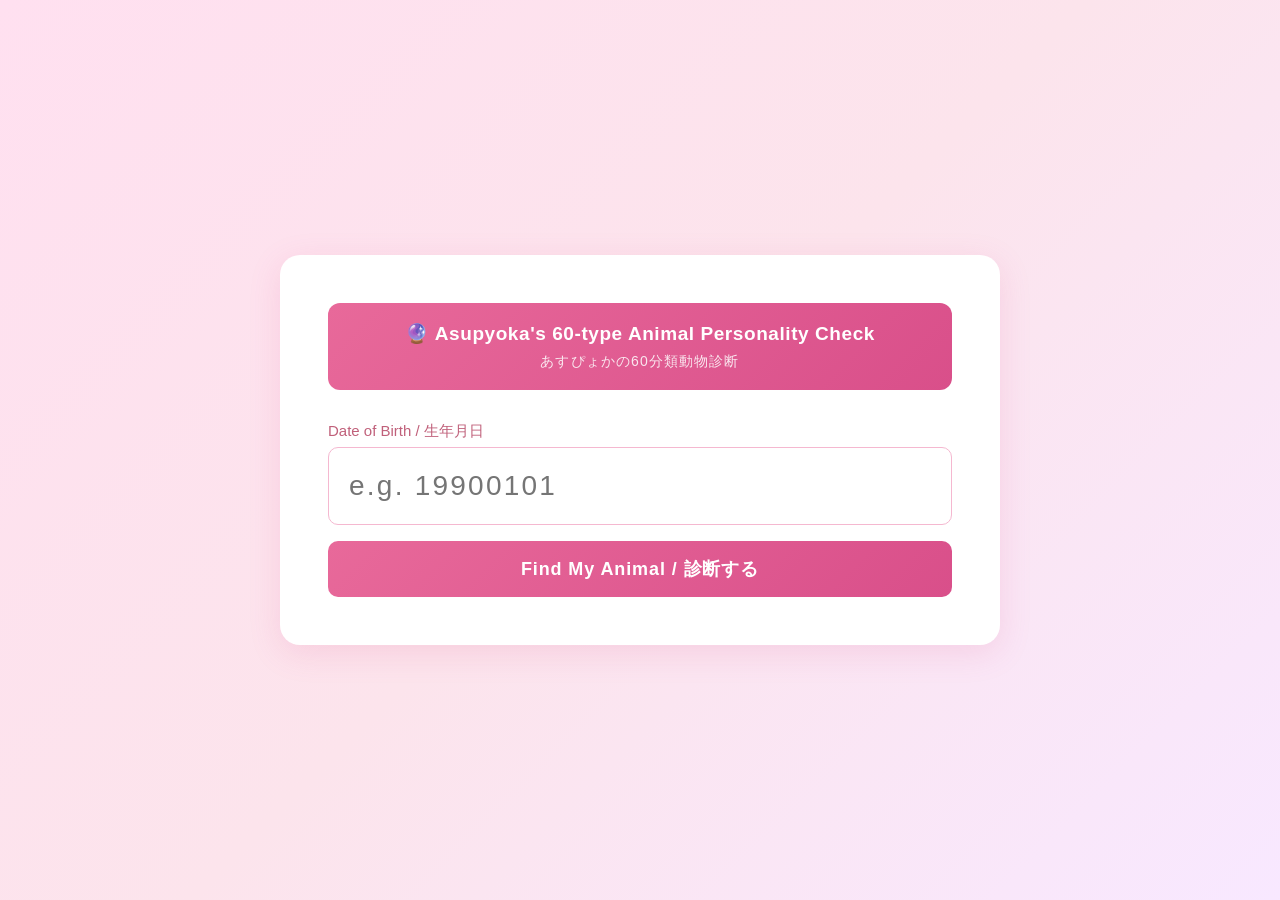
<file: ai-animalshindan-English/index.html>
<!DOCTYPE html>
<html lang="en">
<head>
  <meta charset="UTF-8">
  <meta name="viewport" content="width=device-width, initial-scale=1.0">
  <title>Asupyoka's 60-type Animal Personality Check</title>
  <link rel="stylesheet" href="style.css?v=3">
</head>
<body>
  <div class="card">
    <div class="card-title">🔮 Asupyoka's 60-type Animal Personality Check<br><span class="card-title-ja">あすぴょかの60分類動物診断</span></div>

    <div class="form-group">
      <label for="date">Date of Birth / 生年月日</label>
      <input type="tel" id="date" placeholder="e.g. 19900101" maxlength="8" autocomplete="off" autocorrect="off" autocapitalize="off" spellcheck="false" lang="en">
    </div>

    <button class="btn" id="btn">Find My Animal / 診断する</button>

    <div id="result"></div>
  </div>

  <script src="animals.js?v=2"></script>
  <script src="main.js?v=2"></script>
</body>
</html>
</file>
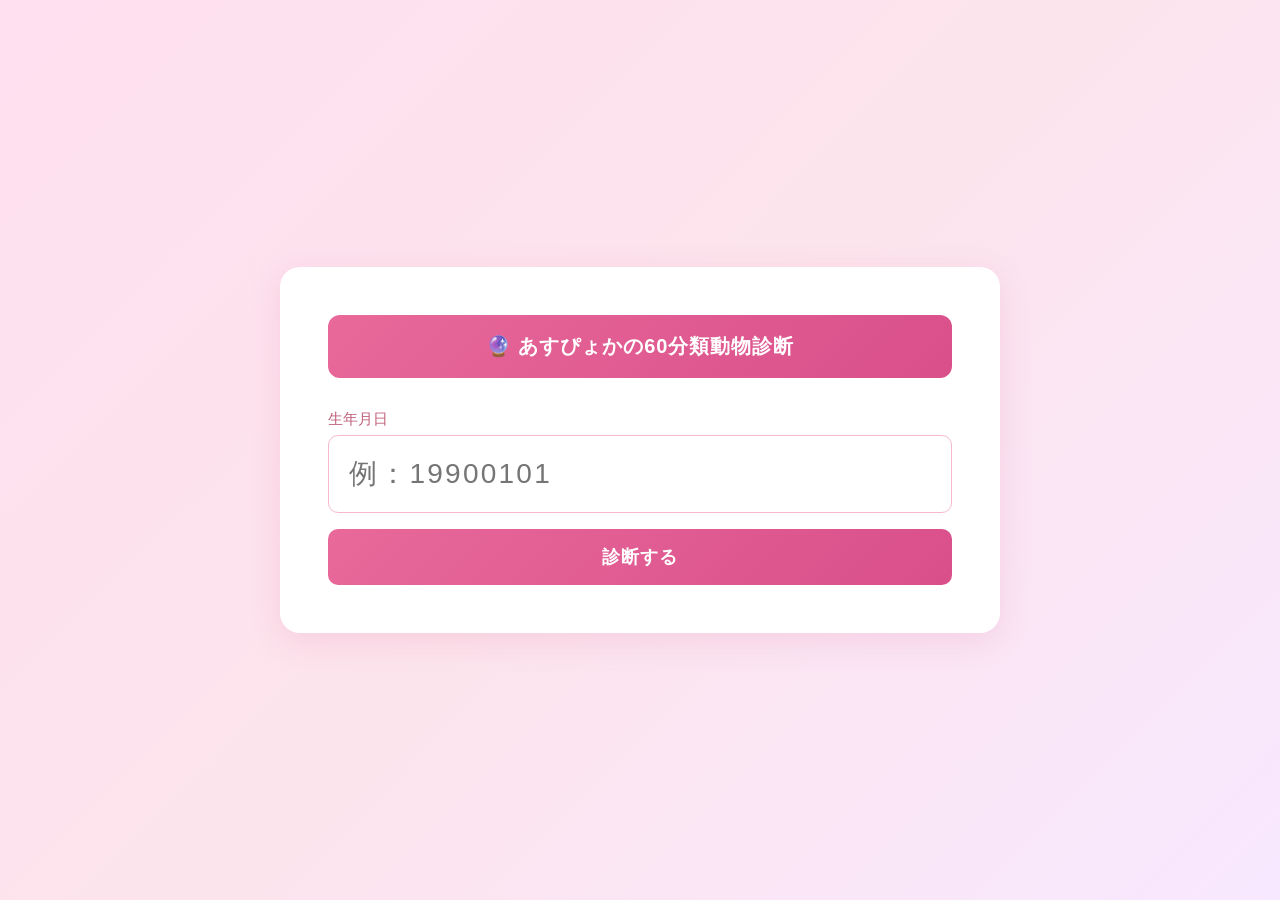
<file: ai-animalshindan/index.html>
<!DOCTYPE html>
<html lang="ja">
<head>
  <meta charset="UTF-8">
  <meta name="viewport" content="width=device-width, initial-scale=1.0">
  <title>あすぴょかの60分類動物診断</title>
  <link rel="stylesheet" href="style.css?v=3">
</head>
<body>
  <div class="card">
    <div class="card-title">🔮 あすぴょかの60分類動物診断</div>

    <div class="form-group">
      <label for="date">生年月日</label>
      <input type="tel" id="date" placeholder="例：19900101" maxlength="8" autocomplete="off" autocorrect="off" autocapitalize="off" spellcheck="false" lang="en">
    </div>

    <button class="btn" id="btn">診断する</button>

    <div id="result"></div>
  </div>

  <script src="animals.js?v=2"></script>
  <script src="main.js?v=2"></script>
</body>
</html>
</file>
<file: ai-animalshindan-English/style.css>
*, *::before, *::after {
  box-sizing: border-box;
  margin: 0;
  padding: 0;
}

body {
  font-family: 'Helvetica Neue', Arial, 'Hiragino Kaku Gothic ProN', 'Hiragino Sans', Meiryo, sans-serif;
  background: linear-gradient(135deg, #ffe0f0 0%, #fce4ec 50%, #f8e8ff 100%);
  min-height: 100vh;
  display: flex;
  align-items: center;
  justify-content: center;
  padding: 24px 16px;
}

.card {
  background: #fff;
  border-radius: 20px;
  box-shadow: 0 8px 32px rgba(220, 80, 140, 0.15);
  padding: 36px 32px;
  width: 100%;
  max-width: 400px;
}

.card-title {
  text-align: center;
  font-size: 15px;
  font-weight: bold;
  color: #fff;
  background: linear-gradient(135deg, #e8699a, #d94f8a);
  border-radius: 12px;
  padding: 14px;
  margin-bottom: 28px;
  letter-spacing: 0.03em;
  line-height: 1.4;
}

.card-title-ja {
  display: block;
  font-size: 12px;
  font-weight: normal;
  opacity: 0.85;
  margin-top: 4px;
  letter-spacing: 0.08em;
}

.form-group {
  margin-bottom: 16px;
}

.form-group label {
  display: block;
  font-size: 13px;
  color: #c0607a;
  margin-bottom: 6px;
  font-weight: 500;
}

#date {
  width: 100%;
  border: 1.5px solid #f5b8d0;
  border-radius: 10px;
  padding: 20px 18px;
  font-size: 24px;
  color: #333;
  outline: none;
  transition: border-color 0.2s;
  letter-spacing: 0.08em;
}

#date:focus {
  border-color: #e8699a;
}

.btn {
  width: 100%;
  background: linear-gradient(135deg, #e8699a, #d94f8a);
  color: #fff;
  border: none;
  border-radius: 10px;
  padding: 13px;
  font-size: 16px;
  font-weight: bold;
  cursor: pointer;
  transition: opacity 0.2s, transform 0.1s;
  letter-spacing: 0.05em;
}

.btn:hover {
  opacity: 0.88;
}

.btn:active {
  transform: scale(0.98);
}

/* 結果エリア */
#result {
  display: none;
  margin-top: 24px;
  border: 2px solid #f5a0c0;
  border-radius: 14px;
  padding: 20px 16px;
  text-align: center;
  background: #fff5f9;
  animation: fadeIn 0.4s ease;
}

#result.visible {
  display: block;
}

/* モバイル: 画像→名前→キーワード→説明の縦並び */
.result-img {
  display: block;
  width: 160px;
  height: 160px;
  object-fit: contain;
  margin: 0 auto 8px;
}

.result-meta {
  text-align: center;
  margin-bottom: 12px;
}

.result-desc-wrap {
  text-align: left;
}

/* タブレット/PC: グリッドで画像+KW左・名前+説明右 */
@media (min-width: 481px) {
  #result.visible {
    display: grid;
    grid-template-columns: 30% 1fr;
    grid-template-rows: auto 1fr;
    gap: 8px 24px;
    text-align: left;
  }

  .result-img {
    grid-column: 1;
    grid-row: 1;
    width: 100%;
    max-width: 200px;
    height: auto;
    aspect-ratio: 1;
    margin: 0 auto 8px;
  }

  .result-meta {
    grid-column: 2;
    grid-row: 1;
    text-align: left;
    margin-bottom: 0;
    align-self: center;
  }

  .keywords {
    grid-column: 1;
    grid-row: 2;
    align-self: start;
    justify-content: center;
  }

  .result-desc-wrap {
    grid-column: 2;
    grid-row: 2;
    align-self: start;
  }
}

.result-no {
  font-size: 12px;
  color: #c0a0b0;
  margin-bottom: 4px;
}

.result-name {
  font-size: 18px;
  font-weight: bold;
  color: #333;
  margin-bottom: 4px;
}

.result-name-ja {
  font-size: 13px;
  color: #b07090;
  margin-bottom: 8px;
}

.result-animal {
  display: inline-block;
  background: linear-gradient(135deg, #e8699a, #d94f8a);
  color: #fff;
  font-size: 12px;
  padding: 3px 14px;
  border-radius: 99px;
  margin-bottom: 12px;
}

/* キーワードバッジ */
.keywords {
  display: flex;
  flex-wrap: wrap;
  justify-content: center;
  gap: 8px;
  margin: 12px 0 16px;
}

.keyword-badge {
  display: inline-flex;
  flex-direction: column;
  align-items: center;
  background: linear-gradient(135deg, #e8699a, #7b3a6a);
  color: #fff;
  font-size: 13px;
  font-weight: bold;
  padding: 5px 14px;
  border-radius: 12px;
  letter-spacing: 0.04em;
  line-height: 1.3;
}

.keyword-ja {
  font-size: 10px;
  font-weight: normal;
  opacity: 0.85;
  letter-spacing: 0.05em;
}

.result-desc {
  font-size: 13px;
  color: #555;
  text-align: left;
  line-height: 1.8;
}

.result-desc-ja {
  margin-top: 10px;
  padding-top: 10px;
  border-top: 1px dashed #f5a0c0;
  color: #888;
}

@keyframes fadeIn {
  from { opacity: 0; transform: translateY(8px); }
  to   { opacity: 1; transform: translateY(0); }
}

/* iPad (481px - 1024px) */
@media (min-width: 481px) and (max-width: 1024px) {
  .card {
    max-width: 660px;
    padding: 40px 36px;
  }

  .card-title {
    font-size: 17px;
    padding: 16px;
    margin-bottom: 28px;
  }

  .card-title-ja {
    font-size: 13px;
  }

  .form-group label {
    font-size: 14px;
  }

  #date {
    font-size: 26px;
    padding: 20px 18px;
  }

  .btn {
    font-size: 17px;
    padding: 15px;
  }

  .result-name {
    font-size: 20px;
  }

  .result-desc {
    font-size: 14px;
    line-height: 1.9;
  }
}

/* PC (1025px+) */
@media (min-width: 1025px) {
  .card {
    max-width: 720px;
    padding: 48px 48px;
  }

  .card-title {
    font-size: 19px;
    padding: 18px;
    margin-bottom: 32px;
  }

  .card-title-ja {
    font-size: 14px;
  }

  .form-group label {
    font-size: 15px;
  }

  #date {
    font-size: 28px;
    padding: 22px 20px;
  }

  .btn {
    font-size: 18px;
    padding: 16px;
  }

  #result.visible {
    gap: 12px 32px;
    padding: 24px;
  }

  .result-name {
    font-size: 22px;
  }

  .result-desc {
    font-size: 15px;
    line-height: 1.7;
  }
}
</file>
<file: ai-animalshindan/style.css>
*, *::before, *::after {
  box-sizing: border-box;
  margin: 0;
  padding: 0;
}

body {
  font-family: 'Helvetica Neue', Arial, 'Hiragino Kaku Gothic ProN', 'Hiragino Sans', Meiryo, sans-serif;
  background: linear-gradient(135deg, #ffe0f0 0%, #fce4ec 50%, #f8e8ff 100%);
  min-height: 100vh;
  display: flex;
  align-items: center;
  justify-content: center;
  padding: 24px 16px;
}

.card {
  background: #fff;
  border-radius: 20px;
  box-shadow: 0 8px 32px rgba(220, 80, 140, 0.15);
  padding: 36px 32px;
  width: 100%;
  max-width: 400px;
}

.card-title {
  text-align: center;
  font-size: 17px;
  font-weight: bold;
  color: #fff;
  background: linear-gradient(135deg, #e8699a, #d94f8a);
  border-radius: 12px;
  padding: 14px;
  margin-bottom: 28px;
  letter-spacing: 0.05em;
}

.form-group {
  margin-bottom: 16px;
}

.form-group label {
  display: block;
  font-size: 13px;
  color: #c0607a;
  margin-bottom: 6px;
  font-weight: 500;
}

#date {
  width: 100%;
  border: 1.5px solid #f5b8d0;
  border-radius: 10px;
  padding: 20px 18px;
  font-size: 24px;
  color: #333;
  outline: none;
  transition: border-color 0.2s;
  letter-spacing: 0.08em;
}

#date:focus {
  border-color: #e8699a;
}

.btn {
  width: 100%;
  background: linear-gradient(135deg, #e8699a, #d94f8a);
  color: #fff;
  border: none;
  border-radius: 10px;
  padding: 13px;
  font-size: 16px;
  font-weight: bold;
  cursor: pointer;
  transition: opacity 0.2s, transform 0.1s;
  letter-spacing: 0.05em;
}

.btn:hover {
  opacity: 0.88;
}

.btn:active {
  transform: scale(0.98);
}

/* 結果エリア */
#result {
  display: none;
  margin-top: 24px;
  border: 2px solid #f5a0c0;
  border-radius: 14px;
  padding: 20px 16px;
  text-align: center;
  background: #fff5f9;
  animation: fadeIn 0.4s ease;
}

#result.visible {
  display: block;
}

/* モバイル: 画像→名前→説明の縦並び */
.result-img {
  display: block;
  width: 160px;
  height: 160px;
  object-fit: contain;
  margin: 0 auto 8px;
}

.result-meta {
  text-align: center;
  margin-bottom: 12px;
}

.result-desc-wrap {
  text-align: left;
}

/* タブレット/PC: 画像左・名前+説明右 */
@media (min-width: 481px) {
  #result.visible {
    display: grid;
    grid-template-columns: 30% 1fr;
    grid-template-rows: auto 1fr;
    gap: 8px 24px;
  }

  .result-img {
    grid-column: 1;
    grid-row: 1 / 3;
    width: 100%;
    max-width: 200px;
    height: auto;
    aspect-ratio: 1;
    margin: 0 auto;
  }

  .result-meta {
    grid-column: 2;
    grid-row: 1;
    text-align: left;
    margin-bottom: 0;
    align-self: center;
  }

  .result-desc-wrap {
    grid-column: 2;
    grid-row: 2;
    align-self: start;
  }
}

.result-no {
  font-size: 12px;
  color: #c0a0b0;
  margin-bottom: 4px;
}

.result-name {
  font-size: 18px;
  font-weight: bold;
  color: #333;
  margin-bottom: 6px;
}

.result-animal {
  display: inline-block;
  background: linear-gradient(135deg, #e8699a, #d94f8a);
  color: #fff;
  font-size: 12px;
  padding: 3px 14px;
  border-radius: 99px;
  margin-bottom: 12px;
}

.result-desc {
  font-size: 13px;
  color: #555;
  text-align: left;
  line-height: 1.8;
}

@keyframes fadeIn {
  from { opacity: 0; transform: translateY(8px); }
  to   { opacity: 1; transform: translateY(0); }
}

/* iPad (481px - 1024px) */
@media (min-width: 481px) and (max-width: 1024px) {
  .card {
    max-width: 660px;
    padding: 40px 36px;
  }

  .card-title {
    font-size: 18px;
    padding: 16px;
    margin-bottom: 28px;
  }

  .form-group label {
    font-size: 14px;
  }

  #date {
    font-size: 26px;
    padding: 20px 18px;
  }

  .btn {
    font-size: 17px;
    padding: 15px;
  }

  #result.visible {
    padding: 20px;
  }

  .result-name {
    font-size: 20px;
  }

  .result-desc {
    font-size: 14px;
    line-height: 1.9;
  }
}

/* PC (1025px+) */
@media (min-width: 1025px) {
  .card {
    max-width: 720px;
    padding: 48px 48px;
  }

  .card-title {
    font-size: 20px;
    padding: 18px;
    margin-bottom: 32px;
  }

  .form-group label {
    font-size: 15px;
  }

  #date {
    font-size: 28px;
    padding: 22px 20px;
  }

  .btn {
    font-size: 18px;
    padding: 16px;
  }

  #result.visible {
    gap: 12px 32px;
    padding: 24px;
  }

  .result-name {
    font-size: 22px;
  }

  .result-desc {
    font-size: 15px;
    line-height: 1.7;
  }
}
</file>
